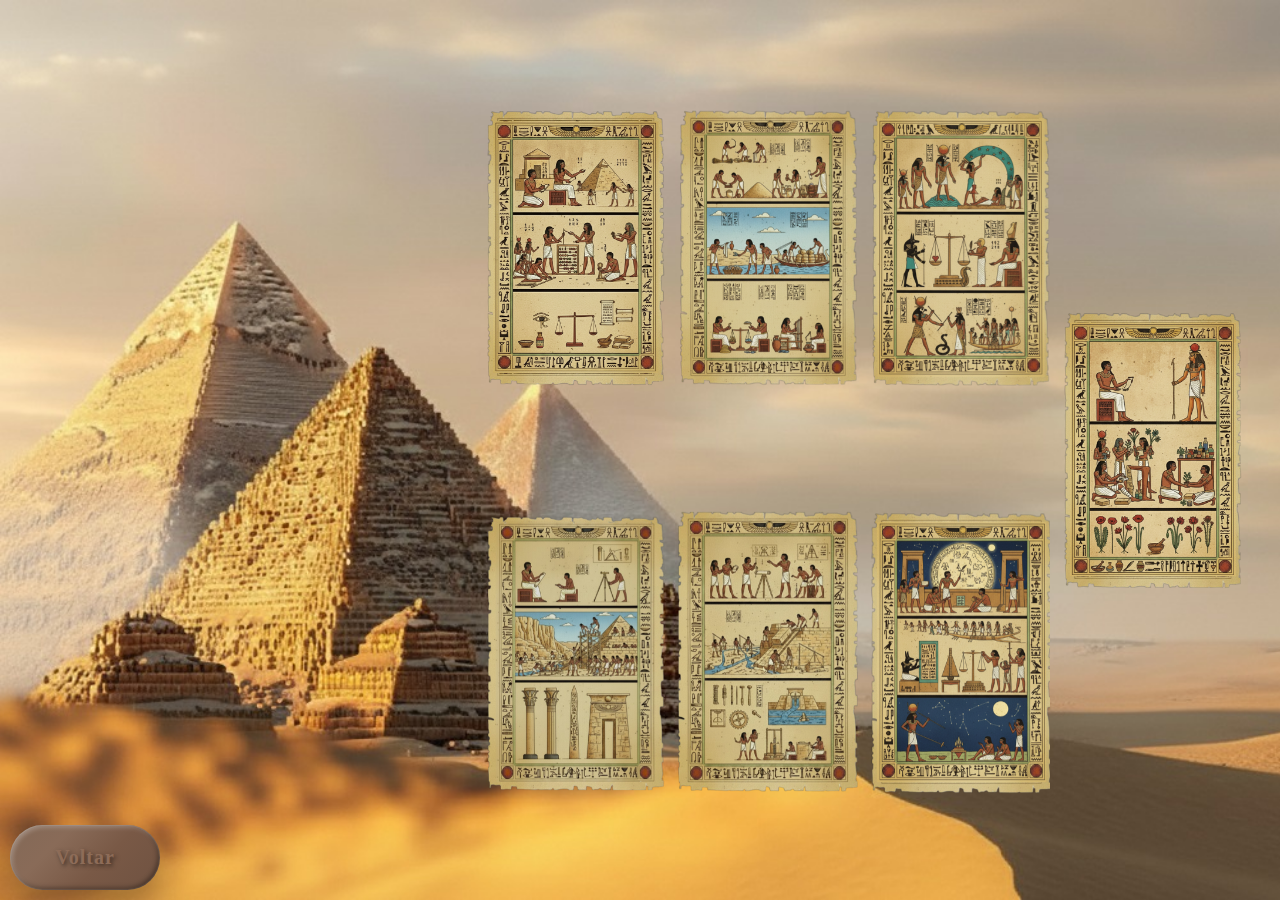
<file: humanas/parte2.html>
<!DOCTYPE html>
<html lang="pt-BR">
<head>
  <meta charset="UTF-8">
  <meta name="viewport" content="width=device-width, initial-scale=1.0">
  <title>Carta 3D Interativa</title>
  <link rel="preconnect" href="https://fonts.googleapis.com">
  <link rel="preconnect" href="https://fonts.gstatic.com" crossorigin>
  <link href="https://fonts.googleapis.com/css2?family=Gloria+Hallelujah&display=swap" rel="stylesheet">
<meta name="viewport" content="width=device-width, initial-scale=0.7, maximum-scale=0.7, user-scalable=no">
  <style>
    * {
      box-sizing: border-box;
      margin: 0;
      padding: 0;
    }

html, body {
    overflow: hidden;
    height: 100%;
}


    body {
      height: 100vh;
      display: flex;
      justify-content: center;
      align-items: center;
  overflow-x: hidden;
  -webkit-font-smoothing: antialiased;
  -moz-osx-font-smoothing: grayscale;

    }
    .container {
      gap: 40px;
      max-width: 1200px;
      justify-content: center;
      align-content: flex-start;
      padding: 50px;
    }

    .carta-wrapper {
      position: absolute;
      transition: all 0.6s ease;
    }

    .img-carta {
        width: 100%;
    }

    .area {
  position: absolute;
  top: 50%;
  left: 50%;
  transform: translate(-50%, -50%);
  color: rgb(68, 37, 8);
  font-size: 0.9rem;
  text-align: center;
  pointer-events: none;
    font-family: "Gloria Hallelujah", cursive;
  font-style: normal;
  font-weight: 400;
    }

    .carta-wrapper {
      width: 25vw;
      height: 37.5vw;
      max-width: 180px;
      max-height: 270px;
      position: absolute;
      cursor: pointer;
      perspective: 1000px;
    }

    .carta-hitbox {
      position: absolute;
      width: 100%;
      height: 100%;
      top: 0;
      left: 0;
      z-index: 100;
    }

    .carta {
      width: 25vw;
      height: 37.5vw;
      max-width: 180px;
      max-height: 270px;
      position: absolute;
      transform-style: preserve-3d;
      transition: transform 0.6s ease;
    }

    /* Efeito de flip no hover (só se não estiver ativa) */
    .carta:not(.ativa):hover {
      transform: rotateY(180deg);
    }

    /* Estado ativo (clicada) - fica em 30 graus */
    .carta.ativa {
      transform: rotateY(30deg) !important;
    }

    .face {
      position: absolute;
      width: 100%;
      height: 100%;
      border-radius: 12px;
      backface-visibility: hidden;
      display: flex;
      align-items: center;
      justify-content: center;
      font-size: 1.5rem;
      font-weight: bold;
    }

html, body {
    overflow: hidden;
    height: 100%;
}

    .verso {
      transform: rotateY(180deg);
    }

    .carta-wrapper {
      position: absolute;
    }

    .painel {
      position: fixed;
      width: 250px;
      height: 200px;
    background: linear-gradient(135deg, #c1a78b 0%, #835a0d 100%);
    box-shadow: 
        0 8px 30px rgba(0, 0, 0, 0.4),
        inset 0 1px 4px rgba(255, 255, 255, 0.3);
      border-radius: 12px;
      padding: 20px;
      opacity: 0;
      transform: translateX(20px);
      transition: all 0.4s ease;
      pointer-events: none;
      z-index: 1000;
    font-family: "Gloria Hallelujah", cursive;
    font-size: 70%;
    }

    .painel.ativo {
      opacity: 1;
      transform: translate(100%, 25%);
      pointer-events: auto;
    }
    
    #carta-1.ativa-wrapper, 
    #carta-2.ativa-wrapper,
    #carta-3.ativa-wrapper,
    #carta-4.ativa-wrapper,
    #carta-5.ativa-wrapper,
    #carta-6.ativa-wrapper,
    #carta-7.ativa-wrapper{
      position: absolute;
      top: 50%;
      left: 35%;
      transform: translate(-50%, -50%) scale(1.7);
      z-index: 9999999;
    }

    #carta-1, 
    #carta-2,
    #carta-3,
    #carta-4,
    #carta-5,
    #carta-6,
    #carta-7{
  position: absolute;
  transform: translate(-50%, -50%);
    }

    #carta-1, 
    #carta-2,
    #carta-3 {
  top: 27.5%;
    }

    #carta-4, 
    #carta-5,
    #carta-6 {
  top: 72.5%;
    }

    #carta-1,
    #carta-4 {
  left: 45%;
    }

    #carta-2,
    #carta-5 {
  left: 60%;
    }

    #carta-3,
    #carta-6 {
  left: 75%;
    }

    #carta-7 {
  top: 50%;
  left: 90%;
    }

    body {
        background-image: url('img/fundo.png');
  background-size: cover;       /* faz a imagem cobrir toda a área */
  background-position: stard ;  /* centraliza a imagem */
  background-repeat: no-repeat;
    }
    
    @media (max-width: 980px) {

    .painel {
      width: 220px;
      height: 100%;
    }

    .painel.ativo {
      transform: translate(70%, 0);
    }

    #carta-1, 
    #carta-2,
    #carta-3 {
  top: 27.5%;
    }

    #carta-4, 
    #carta-5,
    #carta-6 {
  top: 50%;
    }

    #carta-1,
    #carta-4 {
  left: 20%;
    }

    #carta-2,
    #carta-5,
    #carta-7 {
  left: 50%;
    }

    #carta-3,
    #carta-6 {
  left: 80%;
    }

    #carta-7 {
  top: 72.5%;
    }

    .carta.ativa {
      transform: rotateY(210deg) !important;
    }

    #carta-1.ativa-wrapper, 
    #carta-2.ativa-wrapper,
    #carta-3.ativa-wrapper,
    #carta-4.ativa-wrapper,
    #carta-5.ativa-wrapper,
    #carta-6.ativa-wrapper,
    #carta-7.ativa-wrapper{
      transform: translate(-93%, -50%) scale(1.4) !important;
    }

html, body {
  overflow-x: hidden;
  width: 100%;
}

    }

* {
    -webkit-user-select: none; /* Safari, Chrome mobile */
    -ms-user-select: none;     /* Internet Explorer e Edge antigo */
    user-select: none;         /* Padrão moderno */
    -webkit-touch-callout: none; /* iOS: bloqueia menu de copiar/colar */
}
* {
  -webkit-tap-highlight-color: transparent;
}

        .button-container {
            perspective: 1000px;
            position: absolute;
            bottom: 10px;
            right: 10px;
        }

        #voltar {
          perspective: 1000px;
            position: absolute;
            bottom: 10px;
            left: 10px !important;
        }

        .controle {
            width: 150px;
            height: 65px;
            border: none;
            border-radius: 50px;
            font-size: 20px;
            font-weight: bold;
            color: #8d6c58;
            cursor: pointer;

            overflow: visible;
            transition: all 0.3s cubic-bezier(0.34, 1.56, 0.64, 1);
            display: flex;
            align-items: center;
            justify-content: center;
            text-decoration: none;
            
            background: linear-gradient(
                135deg,
                #836957 0%,
                #896b58 15%,
                #795946 30%,
                #6f5241 50%,
                #694a36 70%,
                #694933 100%
            );
            
            box-shadow: 
                inset -2px -2px 5px rgba(0, 0, 0, 0.4),
                inset 2px 2px 5px rgba(255, 255, 255, 0.3),
                0 15px 35px rgba(0, 0, 0, 0.3),
                0 0 0 1px rgba(255, 255, 255, 0.1) inset;
            
            text-shadow: 2px 2px 4px rgba(0, 0, 0, 0.5);
            letter-spacing: 1px;
            
            background-size: 200% 200%;
            animation: shimmer 3s ease-in-out infinite;
        }

        @keyframes shimmer {
            0%, 100% {
                background-position: 0% 0%;
            }
            50% {
                background-position: 100% 100%;
            }
        }

        .controle::before {
            content: '';
            position: absolute;
            bottom: 10px;
            left: 10px;
            width: 200%;
            height: 200%;
            transform: translateZ(0);
            pointer-events: none;
        }

        .controle:hover {
            transform: translateY(-5px);
            box-shadow: 
                inset -2px -2px 5px rgba(0, 0, 0, 0.4),
                inset 2px 2px 5px rgba(255, 255, 255, 0.3),
                0 20px 45px rgba(0, 0, 0, 0.4),
                0 0 0 1px rgba(255, 255, 255, 0.1) inset;
        }

        .controle:active {
            transform: translateY(-2px);
            box-shadow: 
                inset -1px -1px 3px rgba(0, 0, 0, 0.3),
                inset 1px 1px 3px rgba(255, 255, 255, 0.2),
                0 5px 15px rgba(0, 0, 0, 0.2),
                0 0 0 1px rgba(255, 255, 255, 0.1) inset;
        }

        .controle:focus {
            outline: none;
        }

  </style>
</head>
<body>
  <div class="container">
    <div class="carta-wrapper" id="carta-1">
      <div class="carta-hitbox"></div>
      <div class="carta">
        <div class="face frente">
            <img src="img/matematica.png" class="img-carta">
        </div>
        <div class="face verso">
            <img src="img/carta.png" class="img-carta">
            <h2 class="area">Numerologia e Matématica</h2>
        </div>
      </div>
      <div class="painel" id="painel-1">
        <p>Os egípcios desenvolveram um sistema numérico eficiente para cálculos de construção, comércio e impostos. Sua matemática permitiu medir terras, prever cheias do Nilo e projetar obras complexas com precisão.</p>
      </div>
    </div>
    <div class="carta-wrapper" id="carta-2">
      <div class="carta-hitbox"></div>
      <div class="carta">
        <div class="face frente">
            <img src="img/economia.png" class="img-carta">
        </div>
        <div class="face verso">
            <img src="img/carta.png" class="img-carta">
            <h2 class="area">Economia</h2>
        </div>
      </div>
      <div class="painel" id="painel-2">
        <p>A economia egípcia era baseada na agricultura, no controle das enchentes do Nilo e na administração estatal. A organização dos recursos — grãos, metais, trabalho e comércio — sustentava toda a sociedade.</p>
      </div>
    </div>
    <div class="carta-wrapper" id="carta-3">
      <div class="carta-hitbox"></div>
      <div class="carta">
        <div class="face frente">
            <img src="img/mitologia.png" class="img-carta">
        </div>
        <div class="face verso">
            <img src="img/carta.png" class="img-carta">
            <h2 class="area">Mitologia</h2>
        </div>
      </div>
      <div class="painel" id="painel-3">
        <p>A mitologia guiava a vida religiosa e política. Explicava fenômenos naturais, legitimava o poder dos faraós e influenciava rituais, arquitetura e decisões sociais.</p>
      </div>
    </div>
    <div class="carta-wrapper" id="carta-4">
      <div class="carta-hitbox"></div>
      <div class="carta">
        <div class="face frente">
            <img src="img/arquitetura.png" class="img-carta">
        </div>
        <div class="face verso">
            <img src="img/carta.png" class="img-carta">
            <h2 class="area">Arquitetura</h2>
        </div>
      </div>
      <div class="painel" id="painel-4">
        <p>A arquitetura egípcia se destaca por estruturas monumentais como pirâmides e templos. Usavam cálculos precisos, materiais duráveis e técnicas que garantiram obras que resistem há milênios.</p>
      </div>
    </div>
    <div class="carta-wrapper" id="carta-5">
      <div class="carta-hitbox"></div>
      <div class="carta">
        <div class="face frente">
            <img src="img/engenharia.png" class="img-carta">
        </div>
        <div class="face verso">
            <img src="img/carta.png" class="img-carta">
            <h2 class="area">Engenharia e Mecanismos</h2>
        </div>
      </div>
      <div class="painel" id="painel-5">
        <p>Engenheiros desenvolviam rampas, alavancas, ferramentas e técnicas de transporte para erguer construções gigantescas. Criaram sistemas de irrigação e máquinas simples que melhoravam o trabalho diário.</p>
      </div>
    </div>
    <div class="carta-wrapper" id="carta-6">
      <div class="carta-hitbox"></div>
      <div class="carta">
        <div class="face frente">
            <img src="img/astrologia.png" class="img-carta">
        </div>
        <div class="face verso">
            <img src="img/carta.png" class="img-carta">
            <h2 class="area">Astrologia e Astromia</h2>
        </div>
      </div>
      <div class="painel" id="painel-6">
        <p>A observação dos astros orientava o calendário agrícola, os rituais religiosos e a navegação. Eles identificaram constelações e entenderam padrões celestes com grande precisão.</p>
      </div>
    </div>
    <div class="carta-wrapper" id="carta-7">
      <div class="carta-hitbox"></div>
      <div class="carta">
        <div class="face frente">
            <img src="img/medicina.png" class="img-carta">
        </div>
        <div class="face verso">
            <img src="img/carta.png" class="img-carta">
            <h2 class="area">Medicina</h2>
        </div>
      </div>
      <div class="painel" id="painel-7">
        <p>Os egípcios praticavam uma medicina avançada, combinando observação prática com crenças religiosas. Dominavam cirurgias simples, tratamentos com ervas e diagnósticos detalhados registrados em papiros.</p>
      </div>
    </div>
  </div>

    <div class="button-container" id="voltar">
        <a class="controle" href="index.html">Voltar</a>
    </div>

  <script>
    const cartaWrappers = document.querySelectorAll('.carta-wrapper');
    let cartaAtiva = null;

    cartaWrappers.forEach((wrapper) => {
      const carta = wrapper.querySelector('.carta');
      const painel = wrapper.querySelector('.painel');

      wrapper.addEventListener('click', (e) => {
        e.stopPropagation();

        // Se clicou na mesma carta que já está ativa, desativa
        if (cartaAtiva === wrapper) {
          carta.classList.remove('ativa');
          painel.classList.remove('ativo');
          wrapper.classList.remove('ativa-wrapper');
          cartaAtiva = null;
          return;
        }

        // Se tem outra carta ativa, desativa ela
        if (cartaAtiva) {
          const cartaAnterior = cartaAtiva.querySelector('.carta');
          const painelAnterior = cartaAtiva.querySelector('.painel');
          cartaAnterior.classList.remove('ativa');
          painelAnterior.classList.remove('ativo');
          cartaAtiva.classList.remove('ativa-wrapper');
        }

        // Ativa a carta clicada
        carta.classList.add('ativa');
        painel.classList.add('ativo');
        wrapper.classList.add('ativa-wrapper');
        cartaAtiva = wrapper;
      });

      wrapper.addEventListener('mouseover', () => {
        if (!carta.classList.contains('ativa')) {
          carta.style.transform = 'rotateY(180deg)';
        }
      });

      wrapper.addEventListener('mouseout', () => {
        if (!carta.classList.contains('ativa')) {
          carta.style.transform = 'rotateY(0deg)';
        }
      });
    });

    // Clique em qualquer lugar da tela desativa a carta
    document.addEventListener('click', () => {
      if (cartaAtiva) {
        const carta = cartaAtiva.querySelector('.carta');
        const painel = cartaAtiva.querySelector('.painel');
        carta.classList.remove('ativa');
        painel.classList.remove('ativo');
        cartaAtiva.classList.remove('ativa-wrapper');
        cartaAtiva = null;
      }
    });
  </script>
</body>
</html>
</file>
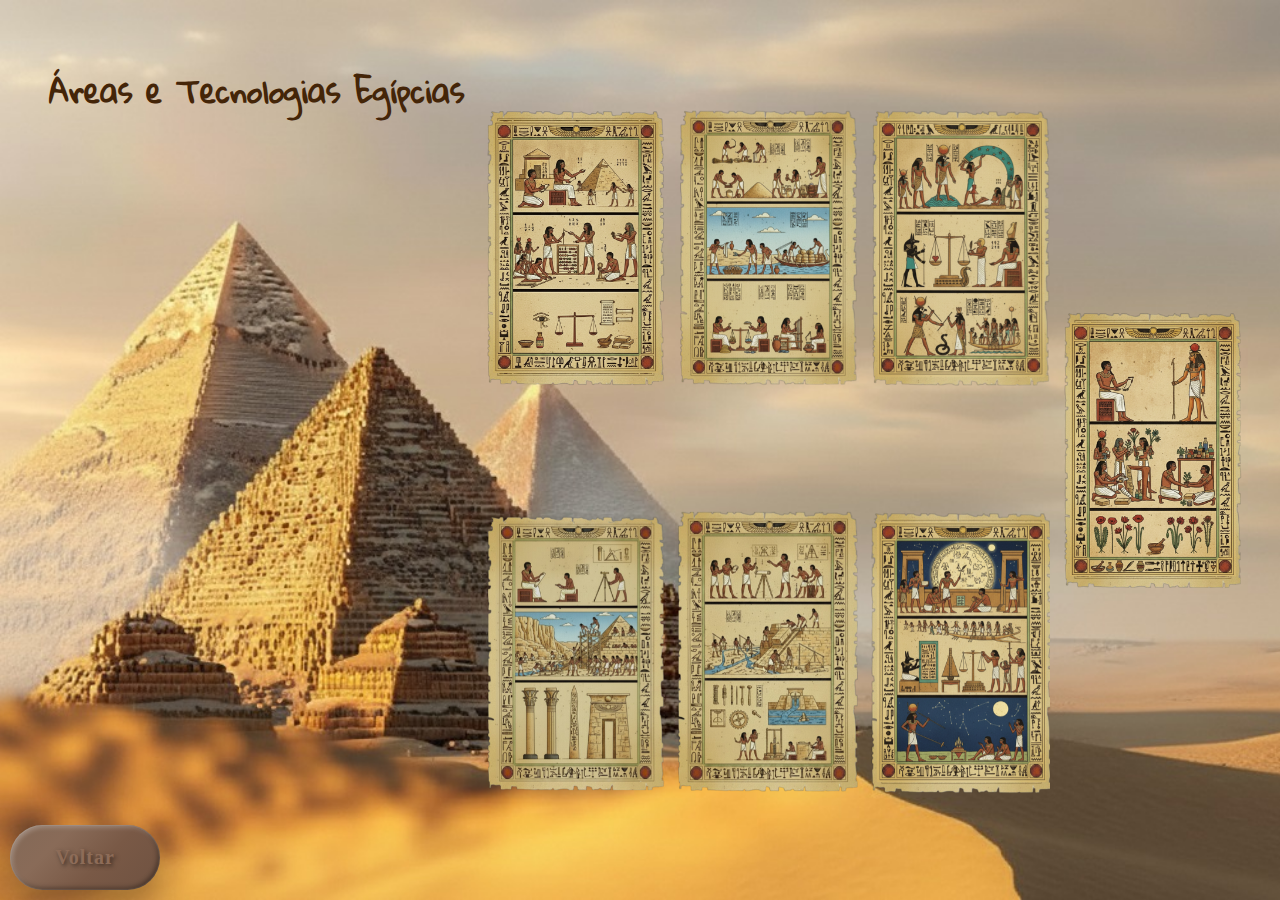
<file: humanas/html/parte2.html>
<!DOCTYPE html>
<html lang="pt-BR">
<head>
  <meta charset="UTF-8">
  <meta name="viewport" content="width=device-width, initial-scale=1.0">
  <title>Carta 3D Interativa</title>
  <link rel="preconnect" href="https://fonts.googleapis.com">
  <link rel="preconnect" href="https://fonts.gstatic.com" crossorigin>
  <link href="https://fonts.googleapis.com/css2?family=Gloria+Hallelujah&display=swap" rel="stylesheet">
<meta name="viewport" content="width=device-width, initial-scale=0.7, maximum-scale=0.7, user-scalable=no">
  <style>
    * {
      box-sizing: border-box;
      margin: 0;
      padding: 0;
    }

html, body {
    overflow: hidden;
    height: 100%;
}


    body {
      height: 100vh;
      display: flex;
      justify-content: center;
      align-items: center;
  overflow-x: hidden;
  -webkit-font-smoothing: antialiased;
  -moz-osx-font-smoothing: grayscale;

    }
    .container {
      gap: 40px;
      max-width: 1200px;
      justify-content: center;
      align-content: flex-start;
      padding: 50px;
    }

    .carta-wrapper {
      position: absolute;
      transition: all 0.6s ease;
    }

    .img-carta {
        width: 100%;
    }

    .area {
  position: absolute;
  top: 50%;
  left: 50%;
  transform: translate(-50%, -50%);
  color: rgb(68, 37, 8);
  font-size: 0.9rem;
  text-align: center;
  pointer-events: none;
    font-family: "Gloria Hallelujah", cursive;
  font-style: normal;
  font-weight: 400;
    }

    .carta-wrapper {
      width: 25vw;
      height: 37.5vw;
      max-width: 180px;
      max-height: 270px;
      position: absolute;
      cursor: pointer;
      perspective: 1000px;
    }

    .carta-hitbox {
      position: absolute;
      width: 100%;
      height: 100%;
      top: 0;
      left: 0;
      z-index: 100;
    }

    .carta {
      width: 25vw;
      height: 37.5vw;
      max-width: 180px;
      max-height: 270px;
      position: absolute;
      transform-style: preserve-3d;
      transition: transform 0.6s ease;
    }

    /* Efeito de flip no hover (só se não estiver ativa) */
    .carta:not(.ativa):hover {
      transform: rotateY(180deg);
    }

    /* Estado ativo (clicada) - fica em 30 graus */
    .carta.ativa {
      transform: rotateY(30deg) !important;
    }

    .face {
      position: absolute;
      width: 100%;
      height: 100%;
      border-radius: 12px;
      backface-visibility: hidden;
      display: flex;
      align-items: center;
      justify-content: center;
      font-size: 1.5rem;
      font-weight: bold;
    }

html, body {
    overflow: hidden;
    height: 100%;
}

    .verso {
      transform: rotateY(180deg);
    }

    .carta-wrapper {
      position: absolute;
    }

    .painel {
      position: fixed;
      width: 250px;
      height: 200px;
    background: linear-gradient(135deg, #c1a78b 0%, #835a0d 100%);
    box-shadow: 
        0 8px 30px rgba(0, 0, 0, 0.4),
        inset 0 1px 4px rgba(255, 255, 255, 0.3);
      border-radius: 12px;
      padding: 20px;
      opacity: 0;
      transform: translateX(20px);
      transition: all 0.4s ease;
      pointer-events: none;
      z-index: 1000;
    font-family: "Gloria Hallelujah", cursive;
    font-size: 70%;
    }

    .painel.ativo {
      opacity: 1;
      transform: translate(100%, 25%);
      pointer-events: auto;
    }
    
    #carta-1.ativa-wrapper, 
    #carta-2.ativa-wrapper,
    #carta-3.ativa-wrapper,
    #carta-4.ativa-wrapper,
    #carta-5.ativa-wrapper,
    #carta-6.ativa-wrapper,
    #carta-7.ativa-wrapper{
      position: absolute;
      top: 50%;
      left: 35%;
      transform: translate(-50%, -50%) scale(1.7);
      z-index: 9999999;
    }

    #carta-1, 
    #carta-2,
    #carta-3,
    #carta-4,
    #carta-5,
    #carta-6,
    #carta-7{
  position: absolute;
  transform: translate(-50%, -50%);
    }

    #carta-1, 
    #carta-2,
    #carta-3 {
  top: 27.5%;
    }

    #carta-4, 
    #carta-5,
    #carta-6 {
  top: 72.5%;
    }

    #carta-1,
    #carta-4 {
  left: 45%;
    }

    #carta-2,
    #carta-5 {
  left: 60%;
    }

    #carta-3,
    #carta-6 {
  left: 75%;
    }

    #carta-7 {
  top: 50%;
  left: 90%;
    }

    body {
        background-image: url('../img/fundo.png');
  background-size: cover;       /* faz a imagem cobrir toda a área */
  background-position: stard ;  /* centraliza a imagem */
  background-repeat: no-repeat;
    }
    
    @media (max-width: 980px) {

        .t1 {
  position: absolute;
  top: 10%;
  left: 50% !important;
  transform: translate(-50%, -50%);
  color: rgb(68, 37, 8);
  font-size: 1.9rem;
  text-align: center;
  pointer-events: none;
    font-family: "Gloria Hallelujah", cursive;
  font-style: normal;
  font-weight: 700;
  width: 100% !important;
        }

    .painel {
      width: 220px;
      height: 100%;
    }

    .painel.ativo {
      transform: translate(70%, 0);
    }

    #carta-1, 
    #carta-2,
    #carta-3 {
  top: 27.5%;
    }

    #carta-4, 
    #carta-5,
    #carta-6 {
  top: 50%;
    }

    #carta-1,
    #carta-4 {
  left: 20%;
    }

    #carta-2,
    #carta-5,
    #carta-7 {
  left: 50%;
    }

    #carta-3,
    #carta-6 {
  left: 80%;
    }

    #carta-7 {
  top: 72.5%;
    }

    .carta.ativa {
      transform: rotateY(210deg) !important;
    }

    #carta-1.ativa-wrapper, 
    #carta-2.ativa-wrapper,
    #carta-3.ativa-wrapper,
    #carta-4.ativa-wrapper,
    #carta-5.ativa-wrapper,
    #carta-6.ativa-wrapper,
    #carta-7.ativa-wrapper{
      transform: translate(-93%, -50%) scale(1.4) !important;
    }

html, body {
  overflow-x: hidden;
  width: 100%;
}

    }

* {
    -webkit-user-select: none; /* Safari, Chrome mobile */
    -ms-user-select: none;     /* Internet Explorer e Edge antigo */
    user-select: none;         /* Padrão moderno */
    -webkit-touch-callout: none; /* iOS: bloqueia menu de copiar/colar */
}
* {
  -webkit-tap-highlight-color: transparent;
}

        .button-container {
            perspective: 1000px;
            position: absolute;
            bottom: 10px;
            right: 10px;
        }

        #voltar {
          perspective: 1000px;
            position: absolute;
            bottom: 10px;
            left: 10px !important;
        }

        .controle {
            width: 150px;
            height: 65px;
            border: none;
            border-radius: 50px;
            font-size: 20px;
            font-weight: bold;
            color: #8d6c58;
            cursor: pointer;

            overflow: visible;
            transition: all 0.3s cubic-bezier(0.34, 1.56, 0.64, 1);
            display: flex;
            align-items: center;
            justify-content: center;
            text-decoration: none;
            
            background: linear-gradient(
                135deg,
                #836957 0%,
                #896b58 15%,
                #795946 30%,
                #6f5241 50%,
                #694a36 70%,
                #694933 100%
            );
            
            box-shadow: 
                inset -2px -2px 5px rgba(0, 0, 0, 0.4),
                inset 2px 2px 5px rgba(255, 255, 255, 0.3),
                0 15px 35px rgba(0, 0, 0, 0.3),
                0 0 0 1px rgba(255, 255, 255, 0.1) inset;
            
            text-shadow: 2px 2px 4px rgba(0, 0, 0, 0.5);
            letter-spacing: 1px;
            
            background-size: 200% 200%;
            animation: shimmer 3s ease-in-out infinite;
        }

        @keyframes shimmer {
            0%, 100% {
                background-position: 0% 0%;
            }
            50% {
                background-position: 100% 100%;
            }
        }

        .controle::before {
            content: '';
            position: absolute;
            bottom: 10px;
            left: 10px;
            width: 200%;
            height: 200%;
            transform: translateZ(0);
            pointer-events: none;
        }

        .controle:hover {
            transform: translateY(-5px);
            box-shadow: 
                inset -2px -2px 5px rgba(0, 0, 0, 0.4),
                inset 2px 2px 5px rgba(255, 255, 255, 0.3),
                0 20px 45px rgba(0, 0, 0, 0.4),
                0 0 0 1px rgba(255, 255, 255, 0.1) inset;
        }

        .controle:active {
            transform: translateY(-2px);
            box-shadow: 
                inset -1px -1px 3px rgba(0, 0, 0, 0.3),
                inset 1px 1px 3px rgba(255, 255, 255, 0.2),
                0 5px 15px rgba(0, 0, 0, 0.2),
                0 0 0 1px rgba(255, 255, 255, 0.1) inset;
        }

        .controle:focus {
            outline: none;
        }

        .t1 {
  position: absolute;
  top: 10%;
  left: 20%;
  transform: translate(-50%, -50%);
  color: rgb(68, 37, 8);
  font-size: 1.9rem;
  text-align: center;
  pointer-events: none;
    font-family: "Gloria Hallelujah", cursive;
  font-style: normal;
  font-weight: 700;
  width: 50%;
        }

  </style>
</head>
<body>

  <h1 class="t1">Áreas  e Tecnologias Egípcias</h1>

  <div class="container">
    <div class="carta-wrapper" id="carta-1">
      <div class="carta-hitbox"></div>
      <div class="carta">
        <div class="face frente">
            <img src="../img/matematica.png" class="img-carta">
        </div>
        <div class="face verso">
            <img src="../img/carta.png" class="img-carta">
            <h2 class="area">Numerologia e Matématica</h2>
        </div>
      </div>
      <div class="painel" id="painel-1">
        <p>Os egípcios desenvolveram um sistema numérico eficiente para cálculos de construção, comércio e impostos. Sua matemática permitiu medir terras, prever cheias do Nilo e projetar obras complexas com precisão.</p>
      </div>
    </div>
    <div class="carta-wrapper" id="carta-2">
      <div class="carta-hitbox"></div>
      <div class="carta">
        <div class="face frente">
            <img src="../img/economia.png" class="img-carta">
        </div>
        <div class="face verso">
            <img src="../img/carta.png" class="img-carta">
            <h2 class="area">Economia</h2>
        </div>
      </div>
      <div class="painel" id="painel-2">
        <p>A economia egípcia era baseada na agricultura, no controle das enchentes do Nilo e na administração estatal. A organização dos recursos — grãos, metais, trabalho e comércio — sustentava toda a sociedade.</p>
      </div>
    </div>
    <div class="carta-wrapper" id="carta-3">
      <div class="carta-hitbox"></div>
      <div class="carta">
        <div class="face frente">
            <img src="../img/mitologia.png" class="img-carta">
        </div>
        <div class="face verso">
            <img src="../img/carta.png" class="img-carta">
            <h2 class="area">Mitologia</h2>
        </div>
      </div>
      <div class="painel" id="painel-3">
        <p>A mitologia guiava a vida religiosa e política. Explicava fenômenos naturais, legitimava o poder dos faraós e influenciava rituais, arquitetura e decisões sociais.</p>
      </div>
    </div>
    <div class="carta-wrapper" id="carta-4">
      <div class="carta-hitbox"></div>
      <div class="carta">
        <div class="face frente">
            <img src="../img/arquitetura.png" class="img-carta">
        </div>
        <div class="face verso">
            <img src="../img/carta.png" class="img-carta">
            <h2 class="area">Arquitetura</h2>
        </div>
      </div>
      <div class="painel" id="painel-4">
        <p>A arquitetura egípcia se destaca por estruturas monumentais como pirâmides e templos. Usavam cálculos precisos, materiais duráveis e técnicas que garantiram obras que resistem há milênios.</p>
      </div>
    </div>
    <div class="carta-wrapper" id="carta-5">
      <div class="carta-hitbox"></div>
      <div class="carta">
        <div class="face frente">
            <img src="../img/engenharia.png" class="img-carta">
        </div>
        <div class="face verso">
            <img src="../img/carta.png" class="img-carta">
            <h2 class="area">Engenharia e Mecanismos</h2>
        </div>
      </div>
      <div class="painel" id="painel-5">
        <p>Engenheiros desenvolviam rampas, alavancas, ferramentas e técnicas de transporte para erguer construções gigantescas. Criaram sistemas de irrigação e máquinas simples que melhoravam o trabalho diário.</p>
      </div>
    </div>
    <div class="carta-wrapper" id="carta-6">
      <div class="carta-hitbox"></div>
      <div class="carta">
        <div class="face frente">
            <img src="../img/astrologia.png" class="img-carta">
        </div>
        <div class="face verso">
            <img src="../img/carta.png" class="img-carta">
            <h2 class="area">Astrologia e Astromia</h2>
        </div>
      </div>
      <div class="painel" id="painel-6">
        <p>A observação dos astros orientava o calendário agrícola, os rituais religiosos e a navegação. Eles identificaram constelações e entenderam padrões celestes com grande precisão.</p>
      </div>
    </div>
    <div class="carta-wrapper" id="carta-7">
      <div class="carta-hitbox"></div>
      <div class="carta">
        <div class="face frente">
            <img src="../img/medicina.png" class="img-carta">
        </div>
        <div class="face verso">
            <img src="../img/carta.png" class="img-carta">
            <h2 class="area">Medicina</h2>
        </div>
      </div>
      <div class="painel" id="painel-7">
        <p>Os egípcios praticavam uma medicina avançada, combinando observação prática com crenças religiosas. Dominavam cirurgias simples, tratamentos com ervas e diagnósticos detalhados registrados em papiros.</p>
      </div>
    </div>
  </div>

    <div class="button-container" id="voltar">
        <a class="controle" href="../index.html">Voltar</a>
    </div>

  <script>
    const cartaWrappers = document.querySelectorAll('.carta-wrapper');
    let cartaAtiva = null;

    cartaWrappers.forEach((wrapper) => {
      const carta = wrapper.querySelector('.carta');
      const painel = wrapper.querySelector('.painel');

      wrapper.addEventListener('click', (e) => {
        e.stopPropagation();

        // Se clicou na mesma carta que já está ativa, desativa
        if (cartaAtiva === wrapper) {
          carta.classList.remove('ativa');
          painel.classList.remove('ativo');
          wrapper.classList.remove('ativa-wrapper');
          cartaAtiva = null;
          return;
        }

        // Se tem outra carta ativa, desativa ela
        if (cartaAtiva) {
          const cartaAnterior = cartaAtiva.querySelector('.carta');
          const painelAnterior = cartaAtiva.querySelector('.painel');
          cartaAnterior.classList.remove('ativa');
          painelAnterior.classList.remove('ativo');
          cartaAtiva.classList.remove('ativa-wrapper');
        }

        // Ativa a carta clicada
        carta.classList.add('ativa');
        painel.classList.add('ativo');
        wrapper.classList.add('ativa-wrapper');
        cartaAtiva = wrapper;
      });

      wrapper.addEventListener('mouseover', () => {
        if (!carta.classList.contains('ativa')) {
          carta.style.transform = 'rotateY(180deg)';
        }
      });

      wrapper.addEventListener('mouseout', () => {
        if (!carta.classList.contains('ativa')) {
          carta.style.transform = 'rotateY(0deg)';
        }
      });
    });

    // Clique em qualquer lugar da tela desativa a carta
    document.addEventListener('click', () => {
      if (cartaAtiva) {
        const carta = cartaAtiva.querySelector('.carta');
        const painel = cartaAtiva.querySelector('.painel');
        carta.classList.remove('ativa');
        painel.classList.remove('ativo');
        cartaAtiva.classList.remove('ativa-wrapper');
        cartaAtiva = null;
      }
    });
  </script>
</body>
</html>
</file>
